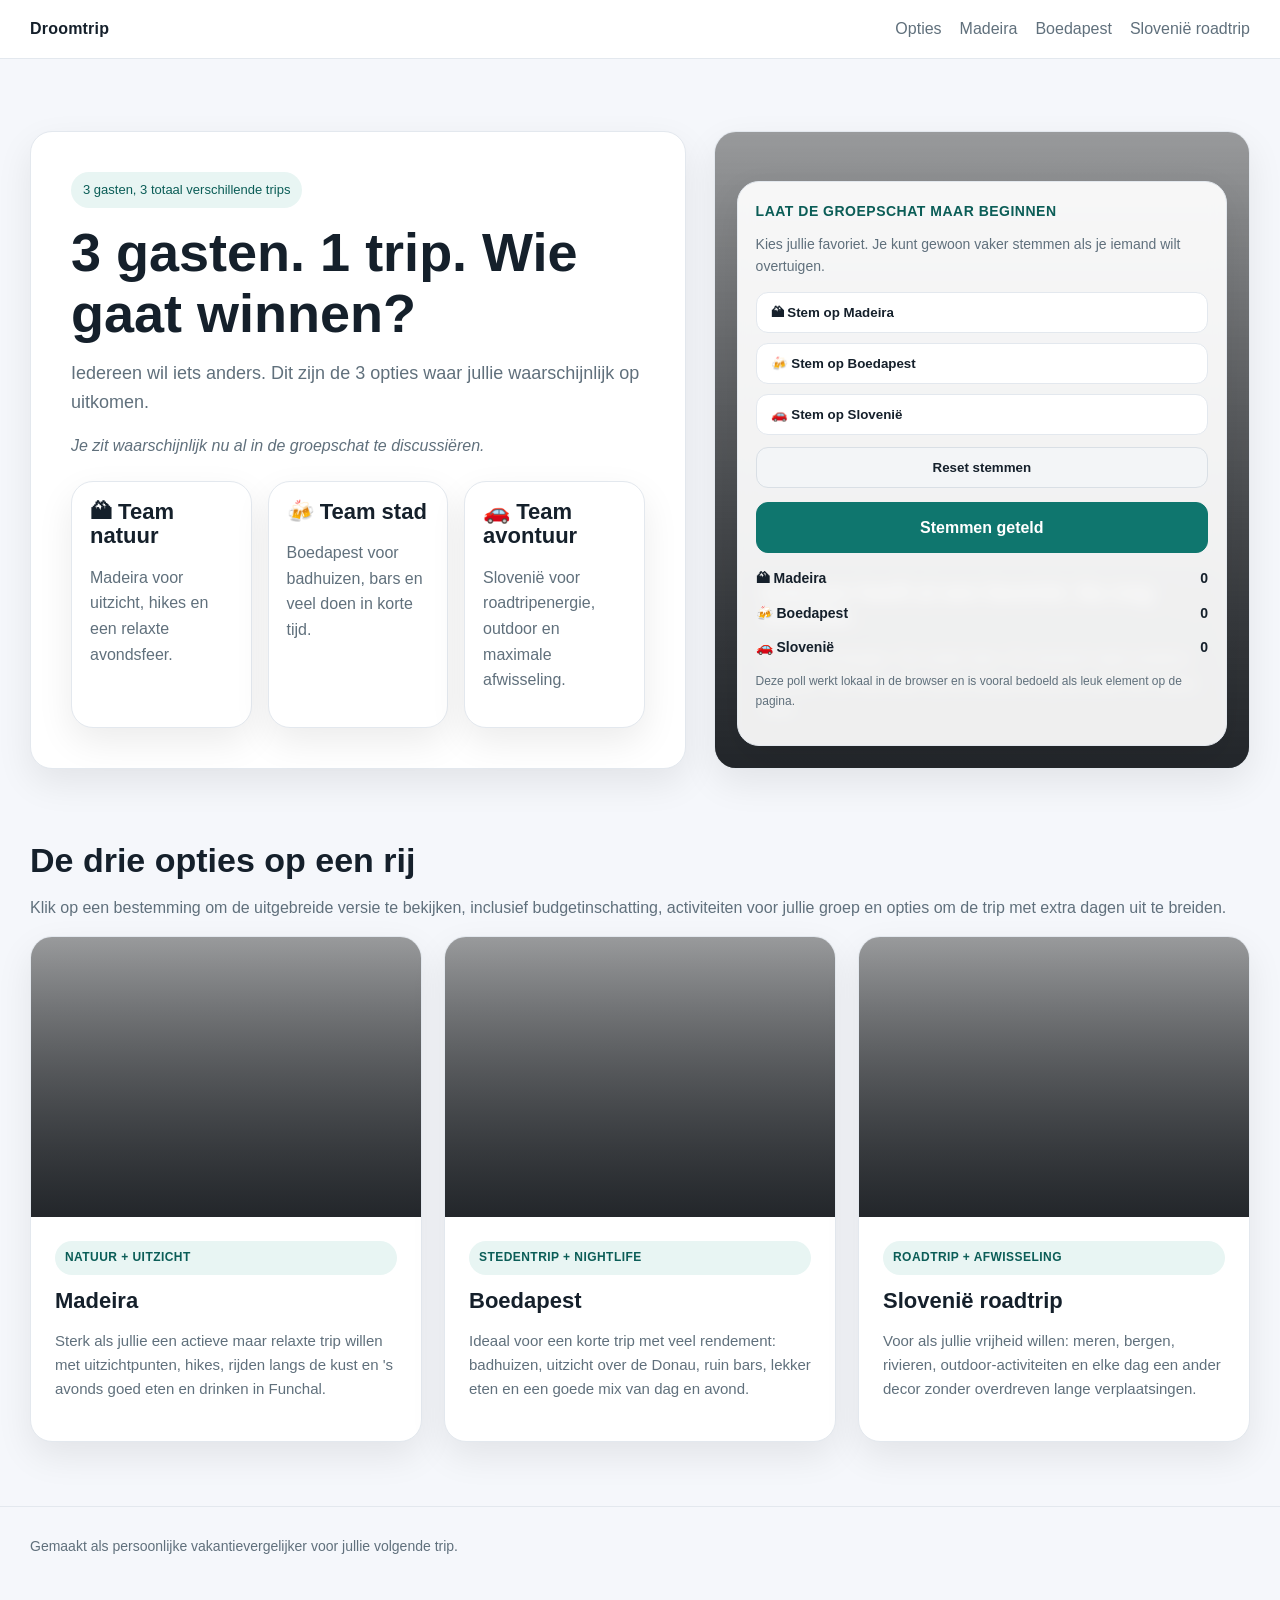
<file: index.html>
<!DOCTYPE html>
<html lang="nl">
<head>
  <meta charset="UTF-8" />
  <meta name="viewport" content="width=device-width, initial-scale=1.0" />
  <title>Droomtrip | 3 vakantieopties voor jullie trip</title>
  <meta name="description" content="Vergelijk drie vakantieopties: Madeira, Boedapest en een roadtrip in Slovenië." />
  <link rel="stylesheet" href="styles.css" />
</head>
<body>
  <header class="site-header">
    <div class="container nav">
      <a class="brand" href="index.html">Droomtrip</a>
      <nav class="nav-links">
        <a href="#opties">Opties</a>
        <a href="madeira.html">Madeira</a>
        <a href="boedapest.html">Boedapest</a>
        <a href="slovenie-roadtrip.html">Slovenië roadtrip</a>
      </nav>
    </div>
  </header>

  <main>
    <section class="hero">
      <div class="container hero-grid">
        <div class="hero-card">
          <span class="eyebrow">3 gasten, 3 totaal verschillende trips</span>
          <h1>3 gasten. 1 trip. Wie gaat winnen?</h1>
          <p class="hero-intro">
            Iedereen wil iets anders. Dit zijn de 3 opties waar jullie waarschijnlijk op uitkomen.
          </p>
          <p class="chat-line">
            Je zit waarschijnlijk nu al in de groepschat te discussiëren.
          </p>

          <div class="mini-grid">
            <div class="mini-card">
              <h3>🏔 Team natuur</h3>
              <p>Madeira voor uitzicht, hikes en een relaxte avondsfeer.</p>
            </div>
            <div class="mini-card">
              <h3>🍻 Team stad</h3>
              <p>Boedapest voor badhuizen, bars en veel doen in korte tijd.</p>
            </div>
            <div class="mini-card">
              <h3>🚗 Team avontuur</h3>
              <p>Slovenië voor roadtripenergie, outdoor en maximale afwisseling.</p>
            </div>
          </div>
        </div>

        <div class="info-card">
          <div class="image-cover" style="background-image:url('https://images.unsplash.com/photo-1500375592092-40eb2168fd21?auto=format&fit=crop&w=1600&q=80');">
            <div class="image-caption">
              <h3>Iedereen heeft al een favoriet. Nu nog dezelfde.</h3>
              <p>De een wil bergen. De ander bars. En iemand roept sowieso roadtrip. Klik hieronder op de bestemming die jullie het meest trekt.</p>
            </div>
          </div>
          
          
<div class="poll-card interactive-poll">
            <div class="poll-title">Laat de groepschat maar beginnen</div>
            <p class="poll-copy">Kies jullie favoriet. Je kunt gewoon vaker stemmen als je iemand wilt overtuigen.</p>

            <button class="vote-button" type="button" data-destination="madeira">🏔 Stem op Madeira</button>
            <button class="vote-button" type="button" data-destination="boedapest">🍻 Stem op Boedapest</button>
            <button class="vote-button" type="button" data-destination="slovenie">🚗 Stem op Slovenië</button>
            <button class="reset-button" type="button" id="reset-poll">Reset stemmen</button>
            <a class="result-button" href="winnaar.html">Stemmen geteld</a>

            <div class="poll-option">
              <div class="poll-row">
                <span>🏔 Madeira</span>
                <span id="count-madeira">0</span>
              </div>
            </div>

            <div class="poll-option">
              <div class="poll-row">
                <span>🍻 Boedapest</span>
                <span id="count-boedapest">0</span>
              </div>
            </div>

            <div class="poll-option">
              <div class="poll-row">
                <span>🚗 Slovenië</span>
                <span id="count-slovenie">0</span>
              </div>
            </div>

            <p class="poll-note">Deze poll werkt lokaal in de browser en is vooral bedoeld als leuk element op de pagina.</p>
          </div>
        </div>
      </div>
    </section>


    <section class="section" id="opties">
      <div class="container">
        <h2>De drie opties op een rij</h2>
        <p>
          Klik op een bestemming om de uitgebreide versie te bekijken, inclusief budgetinschatting,
          activiteiten voor jullie groep en opties om de trip met extra dagen uit te breiden.
        </p>

        
        <div class="trip-grid">
          <a href="madeira.html" class="card-link">
            <article class="trip-card">
              <div class="trip-image" style="background-image:url('https://images.unsplash.com/photo-1516483638261-f4dbaf036963?auto=format&fit=crop&w=1400&q=80');"></div>
              <div class="trip-body">
                <span class="trip-tag">Natuur + uitzicht</span>
                <h3>Madeira</h3>
                <p class="trip-meta">
                  Sterk als jullie een actieve maar relaxte trip willen met uitzichtpunten, hikes,
                  rijden langs de kust en 's avonds goed eten en drinken in Funchal.
                </p>
              </div>
            </article>
          </a>

          <a href="boedapest.html" class="card-link">
            <article class="trip-card">
              <div class="trip-image" style="background-image:url('https://images.unsplash.com/photo-1549877452-9c387954fbc2?auto=format&fit=crop&w=1400&q=80');"></div>
              <div class="trip-body">
                <span class="trip-tag">Stedentrip + nightlife</span>
                <h3>Boedapest</h3>
                <p class="trip-meta">
                  Ideaal voor een korte trip met veel rendement: badhuizen, uitzicht over de Donau,
                  ruin bars, lekker eten en een goede mix van dag en avond.
                </p>
              </div>
            </article>
          </a>

          <a href="slovenie-roadtrip.html" class="card-link">
            <article class="trip-card">
              <div class="trip-image" style="background-image:url('https://images.unsplash.com/photo-1500530855697-b586d89ba3ee?auto=format&fit=crop&w=1400&q=80');"></div>
              <div class="trip-body">
                <span class="trip-tag">Roadtrip + afwisseling</span>
                <h3>Slovenië roadtrip</h3>
                <p class="trip-meta">
                  Voor als jullie vrijheid willen: meren, bergen, rivieren, outdoor-activiteiten en
                  elke dag een ander decor zonder overdreven lange verplaatsingen.
                </p>
              </div>
            </article>
          </a>
        </div>

      </div>
    </section>
  </main>

  <footer class="footer">
    <div class="container">
      Gemaakt als persoonlijke vakantievergelijker voor jullie volgende trip.
    </div>
  </footer>

  
  <script>
    (function () {
      const storageKey = "droomtrip-votes";

      function getVotes() {
        try {
          const saved = JSON.parse(localStorage.getItem(storageKey));
          if (
            saved &&
            typeof saved.madeira === "number" &&
            typeof saved.boedapest === "number" &&
            typeof saved.slovenie === "number"
          ) {
            return saved;
          }
        } catch (e) {}
        return {
          madeira: 0,
          boedapest: 0,
          slovenie: 0
        };
      }

      function saveVotes(votes) {
        localStorage.setItem(storageKey, JSON.stringify(votes));
      }

      function renderVotes(votes) {
        document.getElementById("count-madeira").textContent = votes.madeira;
        document.getElementById("count-boedapest").textContent = votes.boedapest;
        document.getElementById("count-slovenie").textContent = votes.slovenie;
      }

      function resetVotes() {
        const votes = {
          madeira: 0,
          boedapest: 0,
          slovenie: 0
        };
        saveVotes(votes);
        renderVotes(votes);
      }

      const votes = getVotes();
      renderVotes(votes);

      document.querySelectorAll(".vote-button").forEach((button) => {
        button.addEventListener("click", function () {
          const destination = this.getAttribute("data-destination");
          const currentVotes = getVotes();
          currentVotes[destination] += 1;
          saveVotes(currentVotes);
          renderVotes(currentVotes);
        });
      });

      const resetButton = document.getElementById("reset-poll");
      if (resetButton) {
        resetButton.addEventListener("click", function () {
          resetVotes();
        });
      }
    })();
  </script>
</body>
</html>
</file>
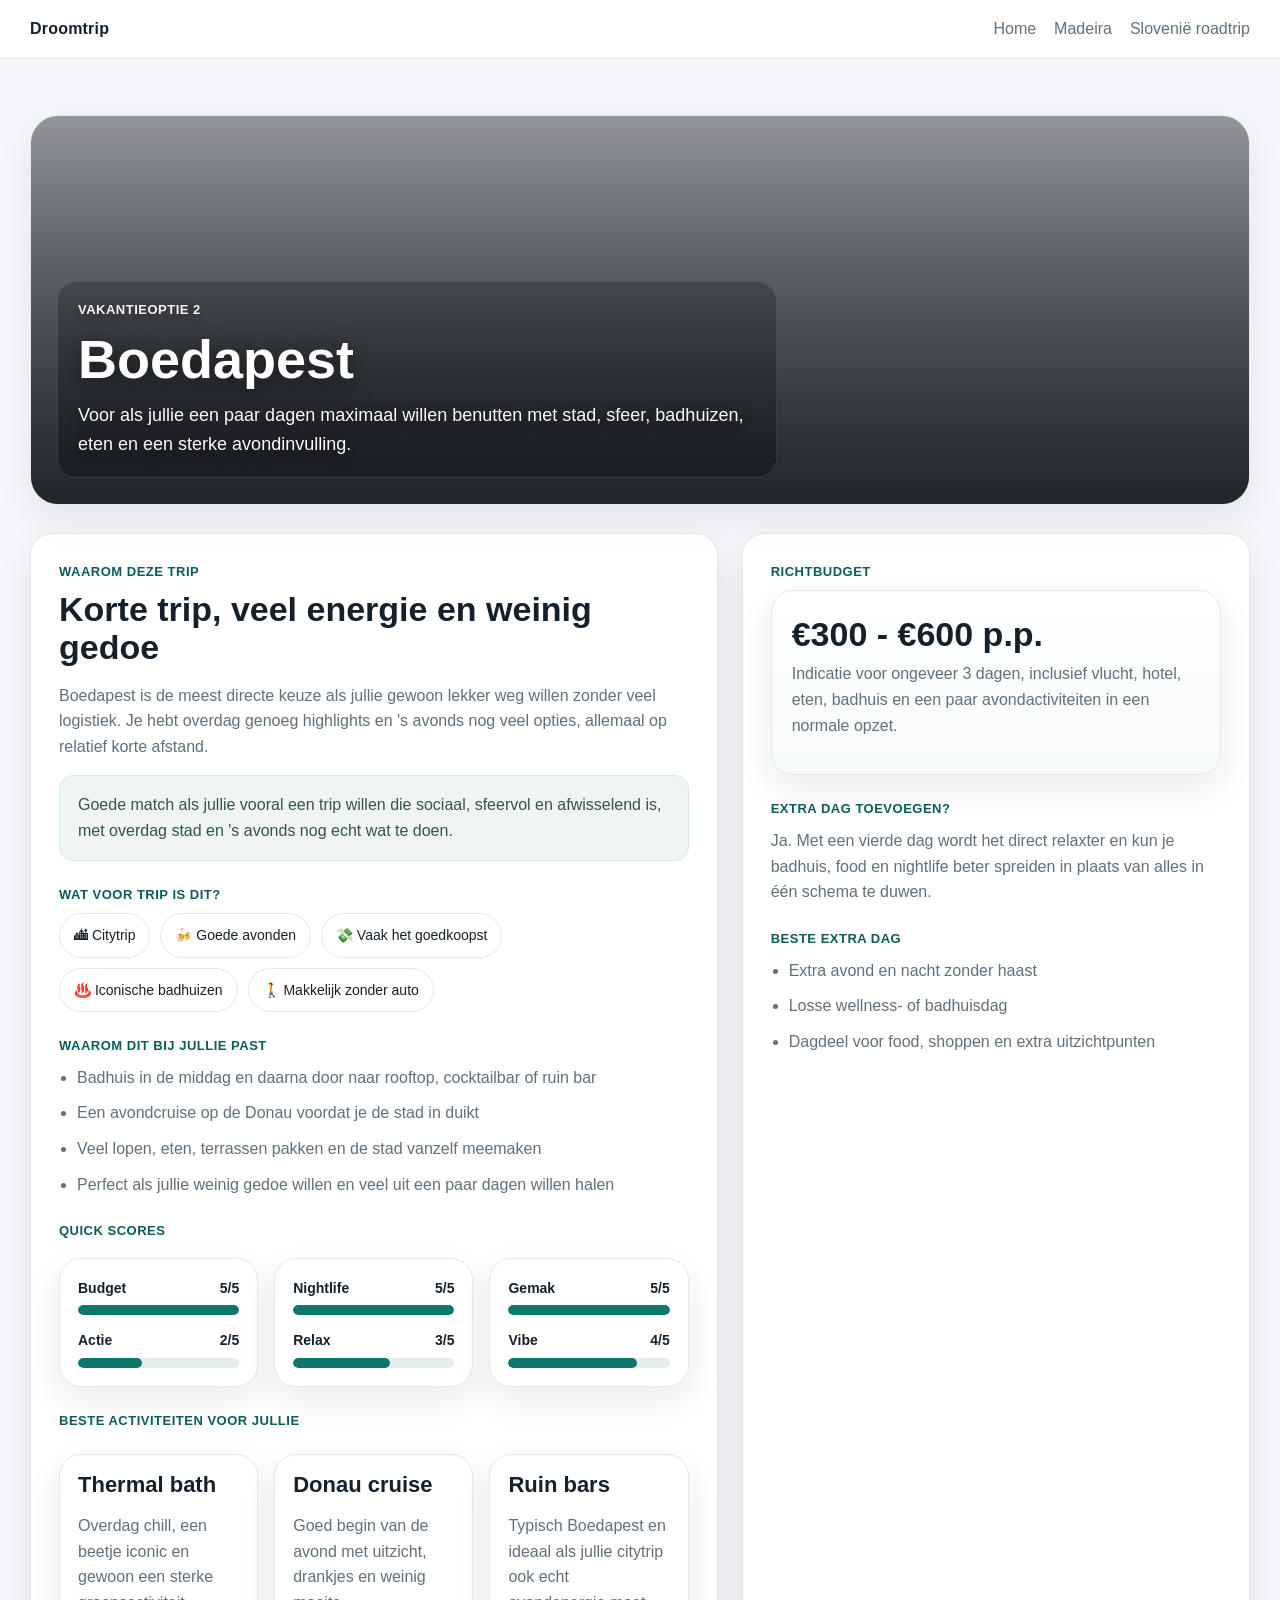
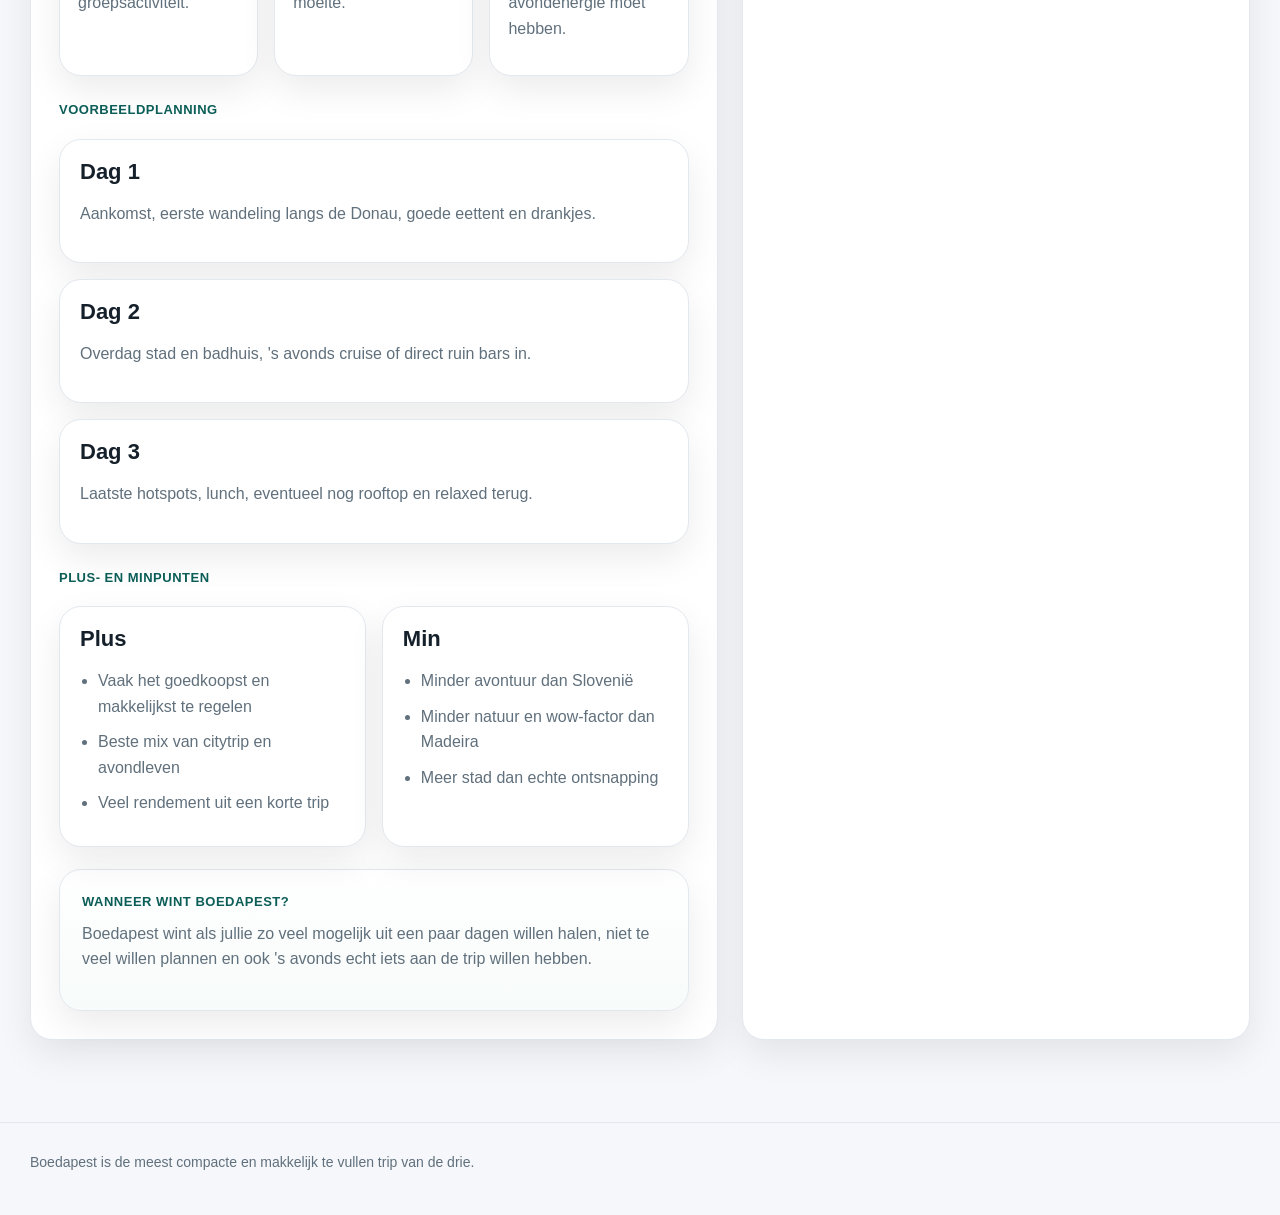
<file: boedapest.html>
<!DOCTYPE html>
<html lang="nl">
<head>
  <meta charset="UTF-8" />
  <meta name="viewport" content="width=device-width, initial-scale=1.0" />
  <title>Boedapest | Droomtrip</title>
  <link rel="stylesheet" href="styles.css" />
</head>
<body>
  <header class="site-header">
    <div class="container nav">
      <a class="brand" href="index.html">Droomtrip</a>
      <nav class="nav-links">
        <a href="index.html">Home</a>
        <a href="madeira.html">Madeira</a>
        <a href="slovenie-roadtrip.html">Slovenië roadtrip</a>
      </nav>
    </div>
  </header>

  <main>
    <section class="page-hero">
      <div class="container">
        <div class="page-banner" style="background-image:url('https://images.unsplash.com/photo-1549877452-9c387954fbc2?auto=format&fit=crop&w=1600&q=80');">
          <div class="page-banner-content">
            <div class="small-title">Vakantieoptie 2</div>
            <h1>Boedapest</h1>
            <p>Voor als jullie een paar dagen maximaal willen benutten met stad, sfeer, badhuizen, eten en een sterke avondinvulling.</p>
          </div>
        </div>

        <div class="detail-layout">
          <section class="detail-card">
            <div class="small-title">Waarom deze trip</div>
            <h2>Korte trip, veel energie en weinig gedoe</h2>
            <p>
              Boedapest is de meest directe keuze als jullie gewoon lekker weg willen zonder veel logistiek.
              Je hebt overdag genoeg highlights en 's avonds nog veel opties, allemaal op relatief korte afstand.
            </p>

            <div class="note">
              Goede match als jullie vooral een trip willen die sociaal, sfeervol en afwisselend is, met overdag stad en 's avonds nog echt wat te doen.
            </div>

            <div class="small-title" style="margin-top:24px;">Wat voor trip is dit?</div>
            <div class="fact-row">
              <div class="fact-chip">🏙 Citytrip</div>
              <div class="fact-chip">🍻 Goede avonden</div>
              <div class="fact-chip">💸 Vaak het goedkoopst</div>
              <div class="fact-chip">♨️ Iconische badhuizen</div>
              <div class="fact-chip">🚶 Makkelijk zonder auto</div>
            </div>

            <div class="small-title" style="margin-top:24px;">Waarom dit bij jullie past</div>
            <ul class="list">
              <li>Badhuis in de middag en daarna door naar rooftop, cocktailbar of ruin bar</li>
              <li>Een avondcruise op de Donau voordat je de stad in duikt</li>
              <li>Veel lopen, eten, terrassen pakken en de stad vanzelf meemaken</li>
              <li>Perfect als jullie weinig gedoe willen en veel uit een paar dagen willen halen</li>
            </ul>

            <div class="small-title" style="margin-top:24px;">Quick scores</div>
            <div class="score-grid">
              <div class="score-card">
                <div class="score-item">
                  <div class="score-label"><span>Budget</span><span>5/5</span></div>
                  <div class="score-track"><div class="score-fill" style="width:100%;"></div></div>
                </div>
                <div class="score-item">
                  <div class="score-label"><span>Actie</span><span>2/5</span></div>
                  <div class="score-track"><div class="score-fill" style="width:40%;"></div></div>
                </div>
              </div>
              <div class="score-card">
                <div class="score-item">
                  <div class="score-label"><span>Nightlife</span><span>5/5</span></div>
                  <div class="score-track"><div class="score-fill" style="width:100%;"></div></div>
                </div>
                <div class="score-item">
                  <div class="score-label"><span>Relax</span><span>3/5</span></div>
                  <div class="score-track"><div class="score-fill" style="width:60%;"></div></div>
                </div>
              </div>
              <div class="score-card">
                <div class="score-item">
                  <div class="score-label"><span>Gemak</span><span>5/5</span></div>
                  <div class="score-track"><div class="score-fill" style="width:100%;"></div></div>
                </div>
                <div class="score-item">
                  <div class="score-label"><span>Vibe</span><span>4/5</span></div>
                  <div class="score-track"><div class="score-fill" style="width:80%;"></div></div>
                </div>
              </div>
            </div>

            <div class="small-title" style="margin-top:24px;">Beste activiteiten voor jullie</div>
            <div class="mini-grid">
              <div class="mini-card">
                <h3>Thermal bath</h3>
                <p>Overdag chill, een beetje iconic en gewoon een sterke groepsactiviteit.</p>
              </div>
              <div class="mini-card">
                <h3>Donau cruise</h3>
                <p>Goed begin van de avond met uitzicht, drankjes en weinig moeite.</p>
              </div>
              <div class="mini-card">
                <h3>Ruin bars</h3>
                <p>Typisch Boedapest en ideaal als jullie citytrip ook echt avondenergie moet hebben.</p>
              </div>
            </div>

            <div class="small-title" style="margin-top:24px;">Voorbeeldplanning</div>
            <div class="day-grid">
              <article class="day-card">
                <h3>Dag 1</h3>
                <p>Aankomst, eerste wandeling langs de Donau, goede eettent en drankjes.</p>
              </article>
              <article class="day-card">
                <h3>Dag 2</h3>
                <p>Overdag stad en badhuis, 's avonds cruise of direct ruin bars in.</p>
              </article>
              <article class="day-card">
                <h3>Dag 3</h3>
                <p>Laatste hotspots, lunch, eventueel nog rooftop en relaxed terug.</p>
              </article>
            </div>

            <div class="small-title" style="margin-top:24px;">Plus- en minpunten</div>
            <div class="procon-grid">
              <div class="procon-card">
                <h3>Plus</h3>
                <ul class="list">
                  <li>Vaak het goedkoopst en makkelijkst te regelen</li>
                  <li>Beste mix van citytrip en avondleven</li>
                  <li>Veel rendement uit een korte trip</li>
                </ul>
              </div>
              <div class="procon-card">
                <h3>Min</h3>
                <ul class="list">
                  <li>Minder avontuur dan Slovenië</li>
                  <li>Minder natuur en wow-factor dan Madeira</li>
                  <li>Meer stad dan echte ontsnapping</li>
                </ul>
              </div>
            </div>

            <div class="winner-card">
              <div class="small-title">Wanneer wint Boedapest?</div>
              <p>Boedapest wint als jullie zo veel mogelijk uit een paar dagen willen halen, niet te veel willen plannen en ook 's avonds echt iets aan de trip willen hebben.</p>
            </div>
          </section>

          <aside class="detail-card">
            <div class="small-title">Richtbudget</div>
            <div class="budget-box">
              <div class="budget-price">€300 - €600 p.p.</div>
              <p>Indicatie voor ongeveer 3 dagen, inclusief vlucht, hotel, eten, badhuis en een paar avondactiviteiten in een normale opzet.</p>
            </div>

            <div class="small-title" style="margin-top:24px;">Extra dag toevoegen?</div>
            <p>
              Ja. Met een vierde dag wordt het direct relaxter en kun je badhuis, food en nightlife beter spreiden in plaats van alles in één schema te duwen.
            </p>

            <div class="small-title" style="margin-top:24px;">Beste extra dag</div>
            <ul class="list">
              <li>Extra avond en nacht zonder haast</li>
              <li>Losse wellness- of badhuisdag</li>
              <li>Dagdeel voor food, shoppen en extra uitzichtpunten</li>
            </ul>
          </aside>
        </div>
      </div>
    </section>
  </main>

  <footer class="footer">
    <div class="container">Boedapest is de meest compacte en makkelijk te vullen trip van de drie.</div>
  </footer>
</body>
</html>
</file>
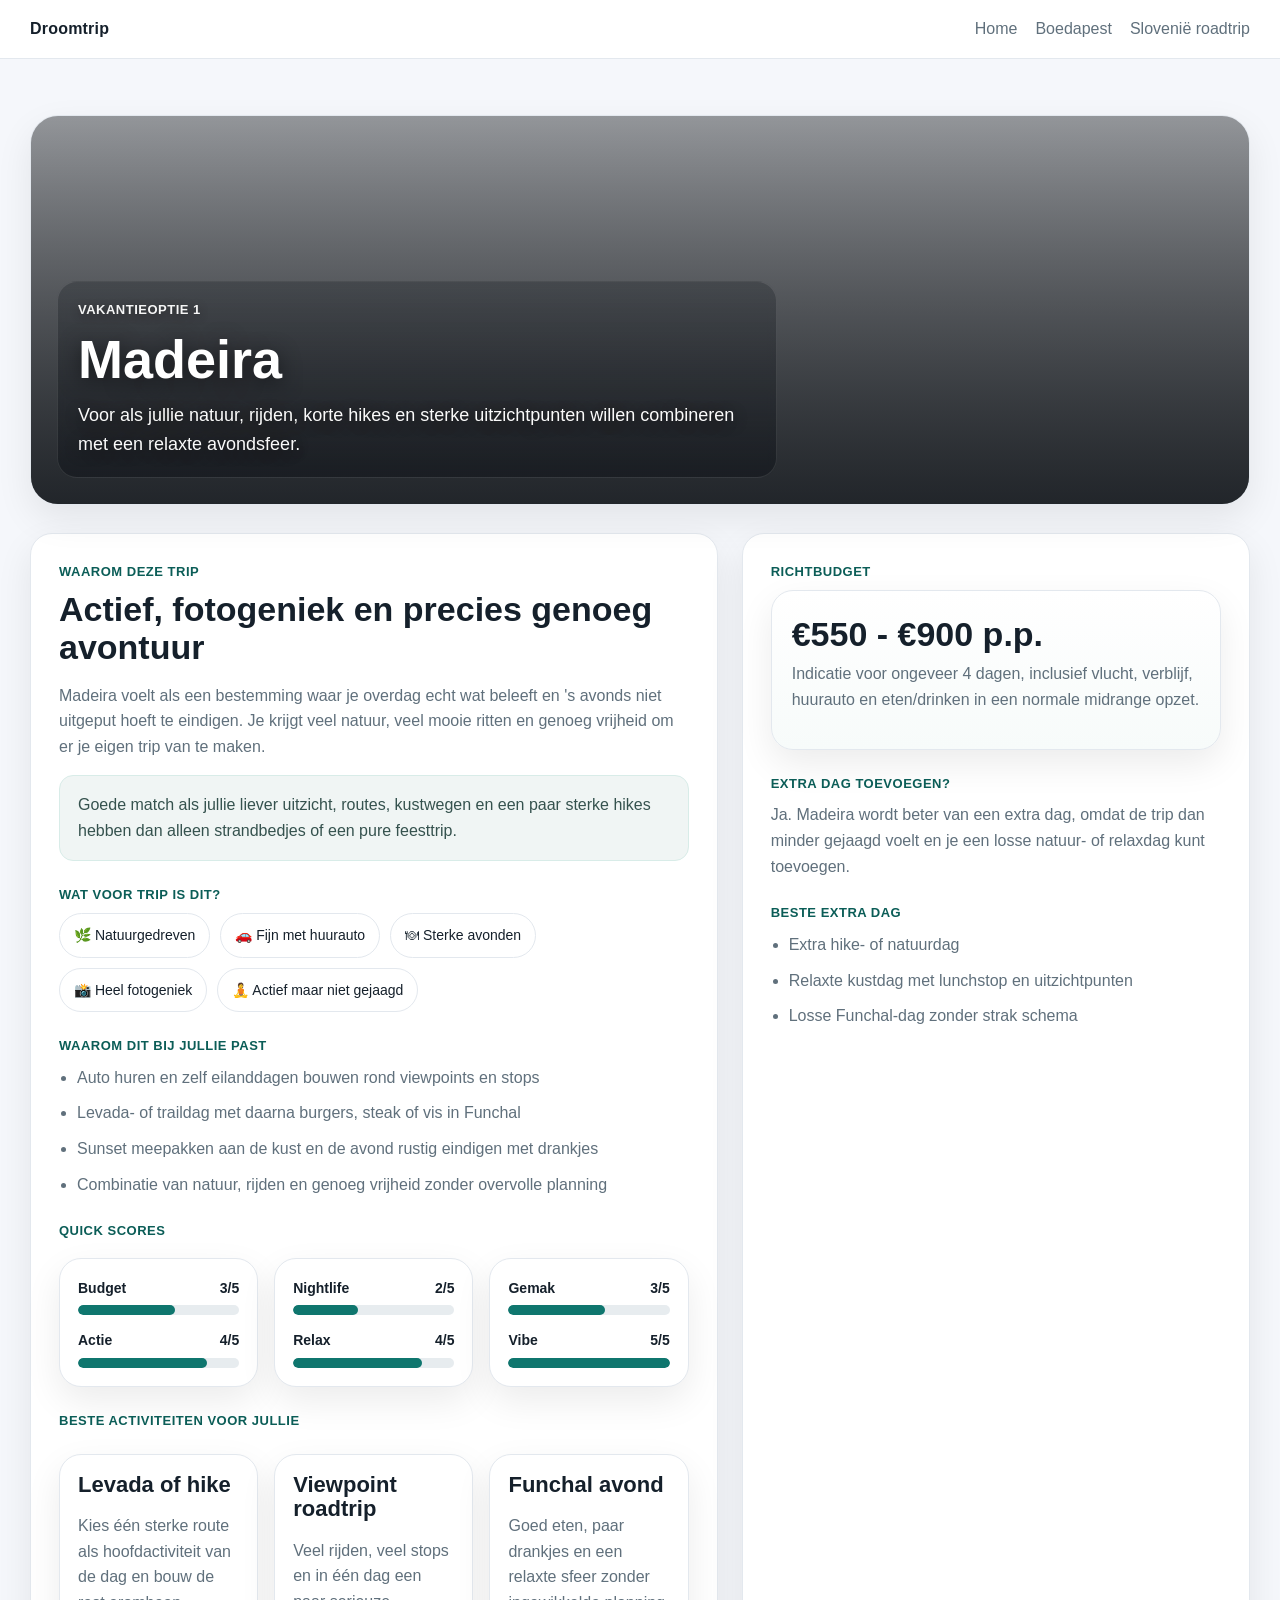
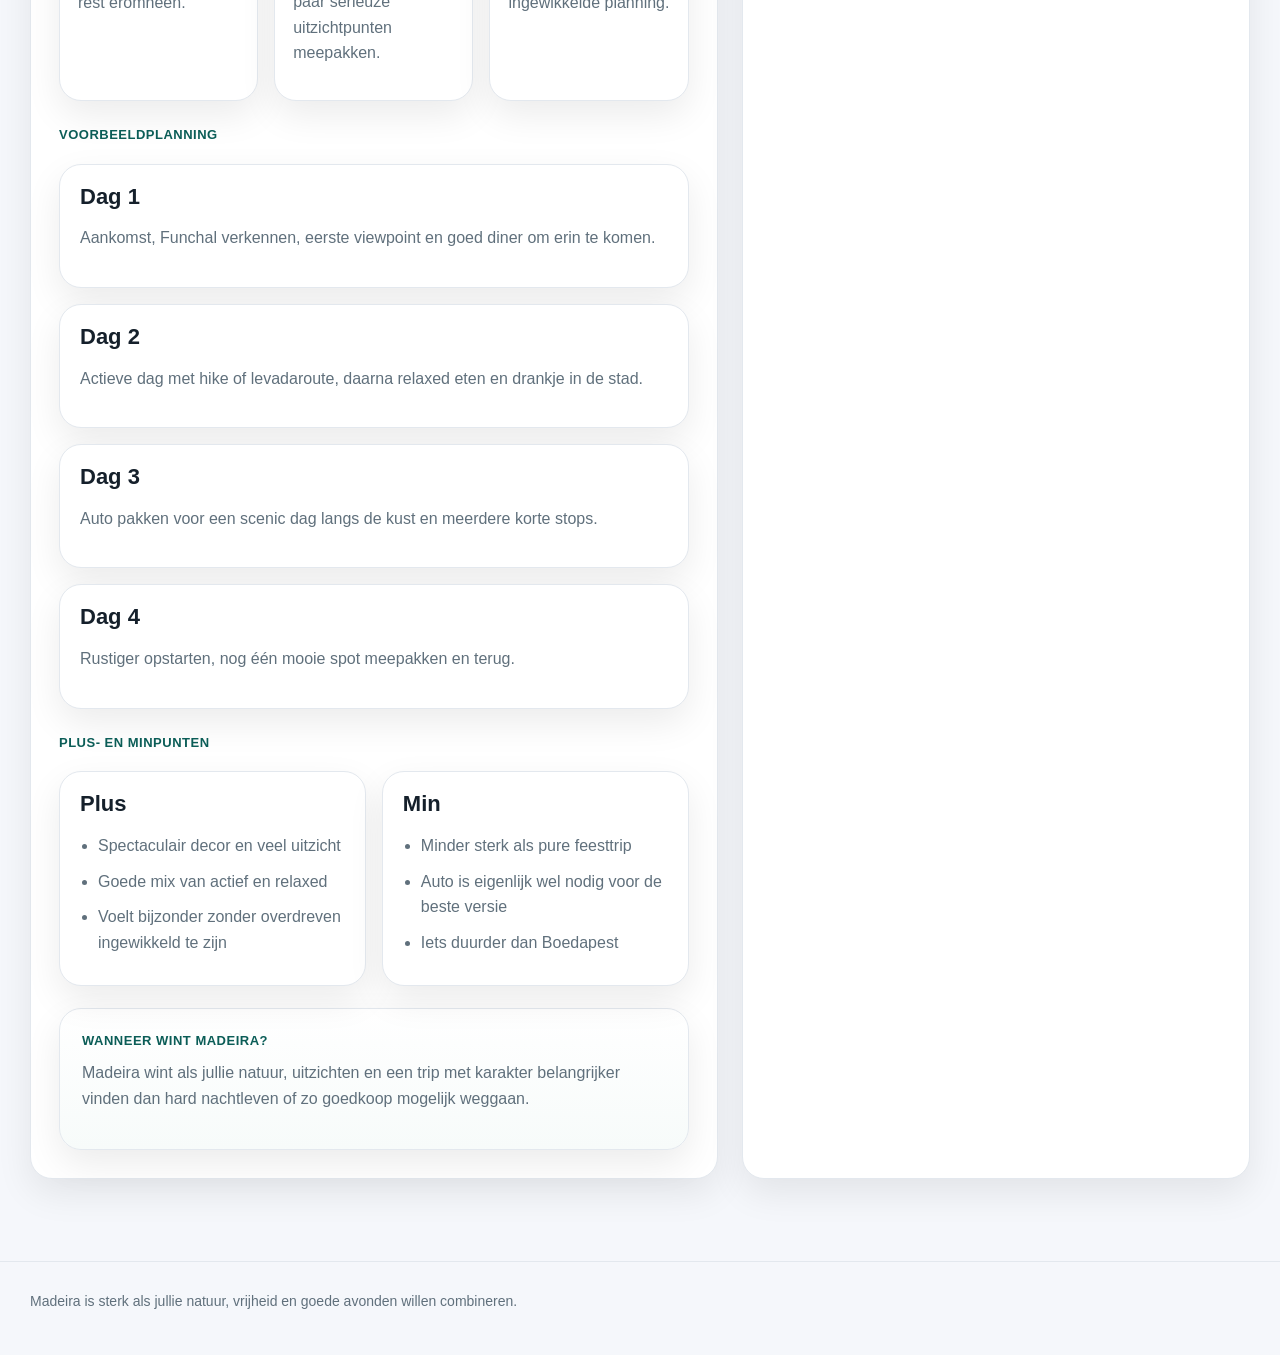
<file: madeira.html>
<!DOCTYPE html>
<html lang="nl">
<head>
  <meta charset="UTF-8" />
  <meta name="viewport" content="width=device-width, initial-scale=1.0" />
  <title>Madeira | Droomtrip</title>
  <link rel="stylesheet" href="styles.css" />
</head>
<body>
  <header class="site-header">
    <div class="container nav">
      <a class="brand" href="index.html">Droomtrip</a>
      <nav class="nav-links">
        <a href="index.html">Home</a>
        <a href="boedapest.html">Boedapest</a>
        <a href="slovenie-roadtrip.html">Slovenië roadtrip</a>
      </nav>
    </div>
  </header>

  <main>
    <section class="page-hero">
      <div class="container">
        <div class="page-banner" style="background-image:url('https://images.unsplash.com/photo-1516483638261-f4dbaf036963?auto=format&fit=crop&w=1600&q=80');">
          <div class="page-banner-content">
            <div class="small-title">Vakantieoptie 1</div>
            <h1>Madeira</h1>
            <p>Voor als jullie natuur, rijden, korte hikes en sterke uitzichtpunten willen combineren met een relaxte avondsfeer.</p>
          </div>
        </div>

        <div class="detail-layout">
          <section class="detail-card">
            <div class="small-title">Waarom deze trip</div>
            <h2>Actief, fotogeniek en precies genoeg avontuur</h2>
            <p>
              Madeira voelt als een bestemming waar je overdag echt wat beleeft en 's avonds niet uitgeput hoeft te eindigen.
              Je krijgt veel natuur, veel mooie ritten en genoeg vrijheid om er je eigen trip van te maken.
            </p>

            <div class="note">
              Goede match als jullie liever uitzicht, routes, kustwegen en een paar sterke hikes hebben dan alleen strandbedjes of een pure feesttrip.
            </div>

            <div class="small-title" style="margin-top:24px;">Wat voor trip is dit?</div>
            <div class="fact-row">
              <div class="fact-chip">🌿 Natuurgedreven</div>
              <div class="fact-chip">🚗 Fijn met huurauto</div>
              <div class="fact-chip">🍽 Sterke avonden</div>
              <div class="fact-chip">📸 Heel fotogeniek</div>
              <div class="fact-chip">🧘 Actief maar niet gejaagd</div>
            </div>

            <div class="small-title" style="margin-top:24px;">Waarom dit bij jullie past</div>
            <ul class="list">
              <li>Auto huren en zelf eilanddagen bouwen rond viewpoints en stops</li>
              <li>Levada- of traildag met daarna burgers, steak of vis in Funchal</li>
              <li>Sunset meepakken aan de kust en de avond rustig eindigen met drankjes</li>
              <li>Combinatie van natuur, rijden en genoeg vrijheid zonder overvolle planning</li>
            </ul>

            <div class="small-title" style="margin-top:24px;">Quick scores</div>
            <div class="score-grid">
              <div class="score-card">
                <div class="score-item">
                  <div class="score-label"><span>Budget</span><span>3/5</span></div>
                  <div class="score-track"><div class="score-fill" style="width:60%;"></div></div>
                </div>
                <div class="score-item">
                  <div class="score-label"><span>Actie</span><span>4/5</span></div>
                  <div class="score-track"><div class="score-fill" style="width:80%;"></div></div>
                </div>
              </div>
              <div class="score-card">
                <div class="score-item">
                  <div class="score-label"><span>Nightlife</span><span>2/5</span></div>
                  <div class="score-track"><div class="score-fill" style="width:40%;"></div></div>
                </div>
                <div class="score-item">
                  <div class="score-label"><span>Relax</span><span>4/5</span></div>
                  <div class="score-track"><div class="score-fill" style="width:80%;"></div></div>
                </div>
              </div>
              <div class="score-card">
                <div class="score-item">
                  <div class="score-label"><span>Gemak</span><span>3/5</span></div>
                  <div class="score-track"><div class="score-fill" style="width:60%;"></div></div>
                </div>
                <div class="score-item">
                  <div class="score-label"><span>Vibe</span><span>5/5</span></div>
                  <div class="score-track"><div class="score-fill" style="width:100%;"></div></div>
                </div>
              </div>
            </div>

            <div class="small-title" style="margin-top:24px;">Beste activiteiten voor jullie</div>
            <div class="mini-grid">
              <div class="mini-card">
                <h3>Levada of hike</h3>
                <p>Kies één sterke route als hoofdactiviteit van de dag en bouw de rest eromheen.</p>
              </div>
              <div class="mini-card">
                <h3>Viewpoint roadtrip</h3>
                <p>Veel rijden, veel stops en in één dag een paar serieuze uitzichtpunten meepakken.</p>
              </div>
              <div class="mini-card">
                <h3>Funchal avond</h3>
                <p>Goed eten, paar drankjes en een relaxte sfeer zonder ingewikkelde planning.</p>
              </div>
            </div>

            <div class="small-title" style="margin-top:24px;">Voorbeeldplanning</div>
            <div class="day-grid">
              <article class="day-card">
                <h3>Dag 1</h3>
                <p>Aankomst, Funchal verkennen, eerste viewpoint en goed diner om erin te komen.</p>
              </article>
              <article class="day-card">
                <h3>Dag 2</h3>
                <p>Actieve dag met hike of levadaroute, daarna relaxed eten en drankje in de stad.</p>
              </article>
              <article class="day-card">
                <h3>Dag 3</h3>
                <p>Auto pakken voor een scenic dag langs de kust en meerdere korte stops.</p>
              </article>
              <article class="day-card">
                <h3>Dag 4</h3>
                <p>Rustiger opstarten, nog één mooie spot meepakken en terug.</p>
              </article>
            </div>

            <div class="small-title" style="margin-top:24px;">Plus- en minpunten</div>
            <div class="procon-grid">
              <div class="procon-card">
                <h3>Plus</h3>
                <ul class="list">
                  <li>Spectaculair decor en veel uitzicht</li>
                  <li>Goede mix van actief en relaxed</li>
                  <li>Voelt bijzonder zonder overdreven ingewikkeld te zijn</li>
                </ul>
              </div>
              <div class="procon-card">
                <h3>Min</h3>
                <ul class="list">
                  <li>Minder sterk als pure feesttrip</li>
                  <li>Auto is eigenlijk wel nodig voor de beste versie</li>
                  <li>Iets duurder dan Boedapest</li>
                </ul>
              </div>
            </div>

            <div class="winner-card">
              <div class="small-title">Wanneer wint Madeira?</div>
              <p>Madeira wint als jullie natuur, uitzichten en een trip met karakter belangrijker vinden dan hard nachtleven of zo goedkoop mogelijk weggaan.</p>
            </div>
          </section>

          <aside class="detail-card">
            <div class="small-title">Richtbudget</div>
            <div class="budget-box">
              <div class="budget-price">€550 - €900 p.p.</div>
              <p>Indicatie voor ongeveer 4 dagen, inclusief vlucht, verblijf, huurauto en eten/drinken in een normale midrange opzet.</p>
            </div>

            <div class="small-title" style="margin-top:24px;">Extra dag toevoegen?</div>
            <p>
              Ja. Madeira wordt beter van een extra dag, omdat de trip dan minder gejaagd voelt en je een losse natuur- of relaxdag kunt toevoegen.
            </p>

            <div class="small-title" style="margin-top:24px;">Beste extra dag</div>
            <ul class="list">
              <li>Extra hike- of natuurdag</li>
              <li>Relaxte kustdag met lunchstop en uitzichtpunten</li>
              <li>Losse Funchal-dag zonder strak schema</li>
            </ul>
          </aside>
        </div>
      </div>
    </section>
  </main>

  <footer class="footer">
    <div class="container">Madeira is sterk als jullie natuur, vrijheid en goede avonden willen combineren.</div>
  </footer>
</body>
</html>
</file>
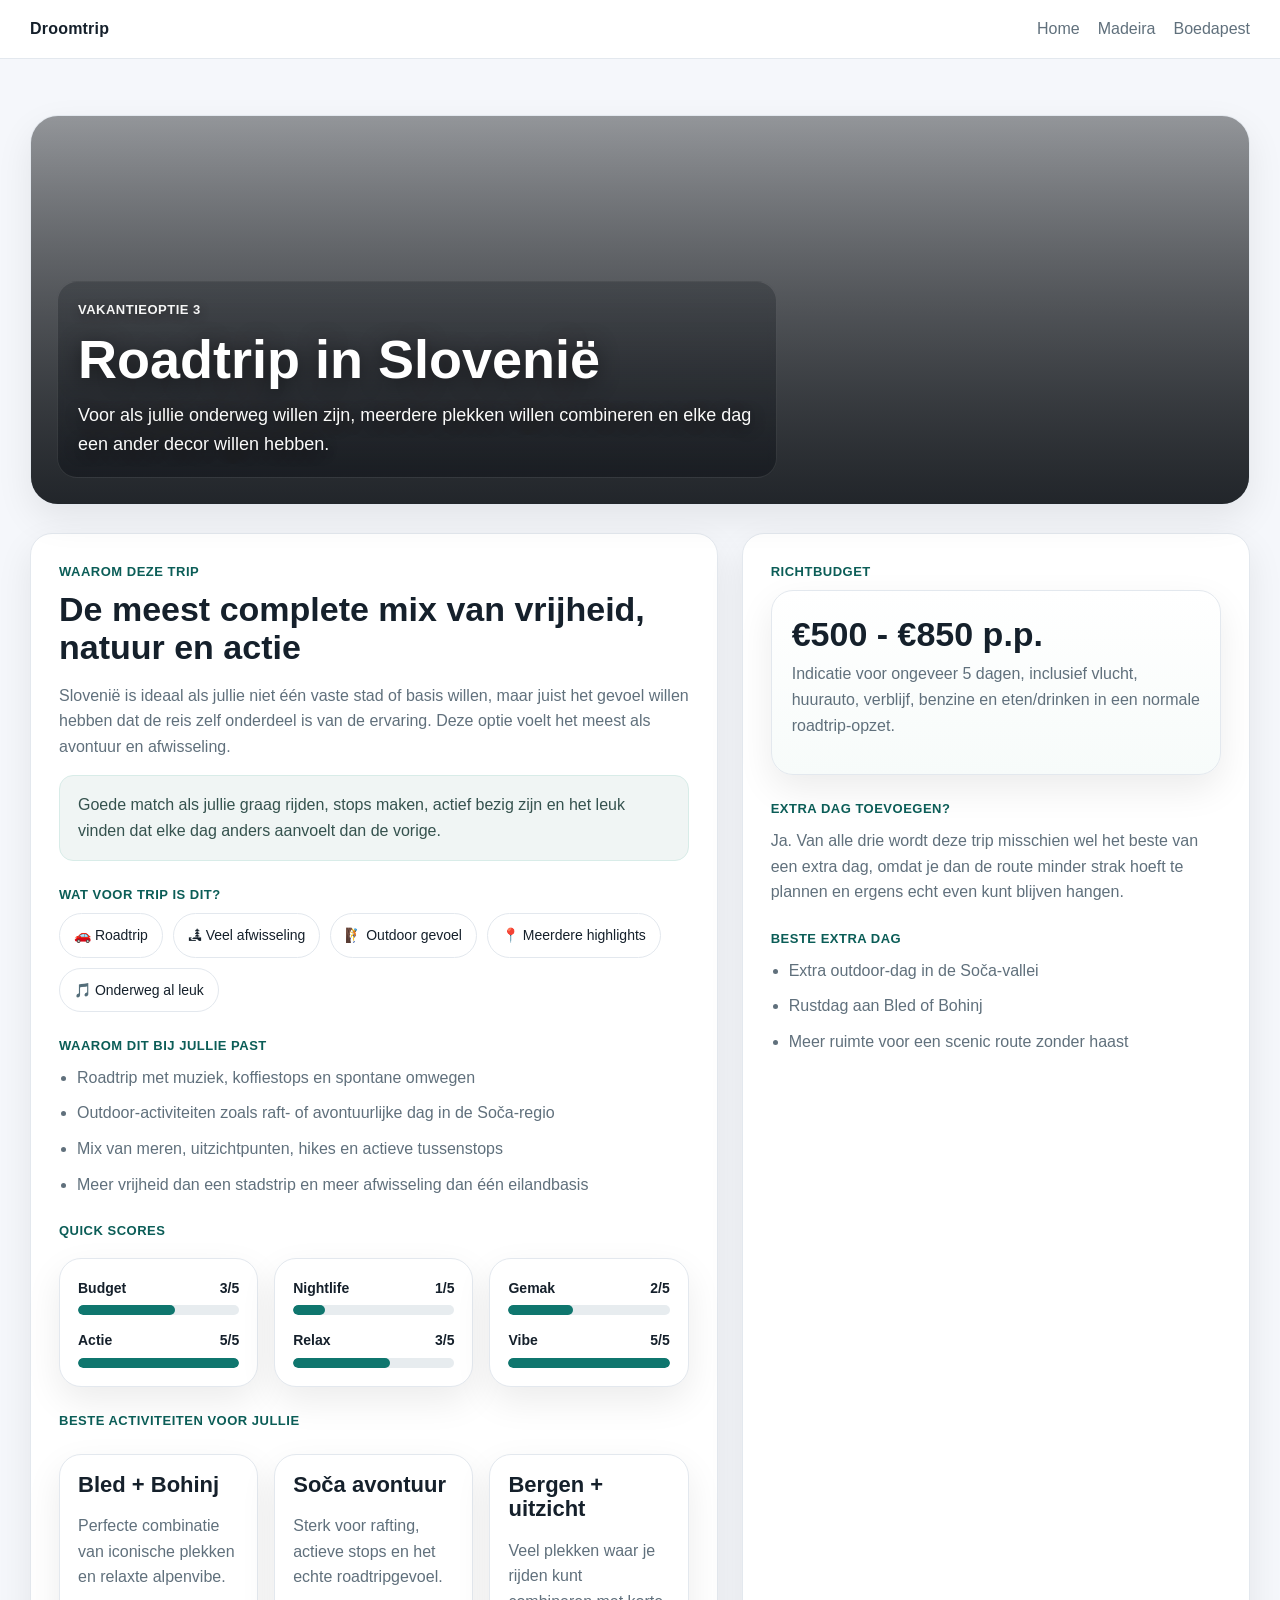
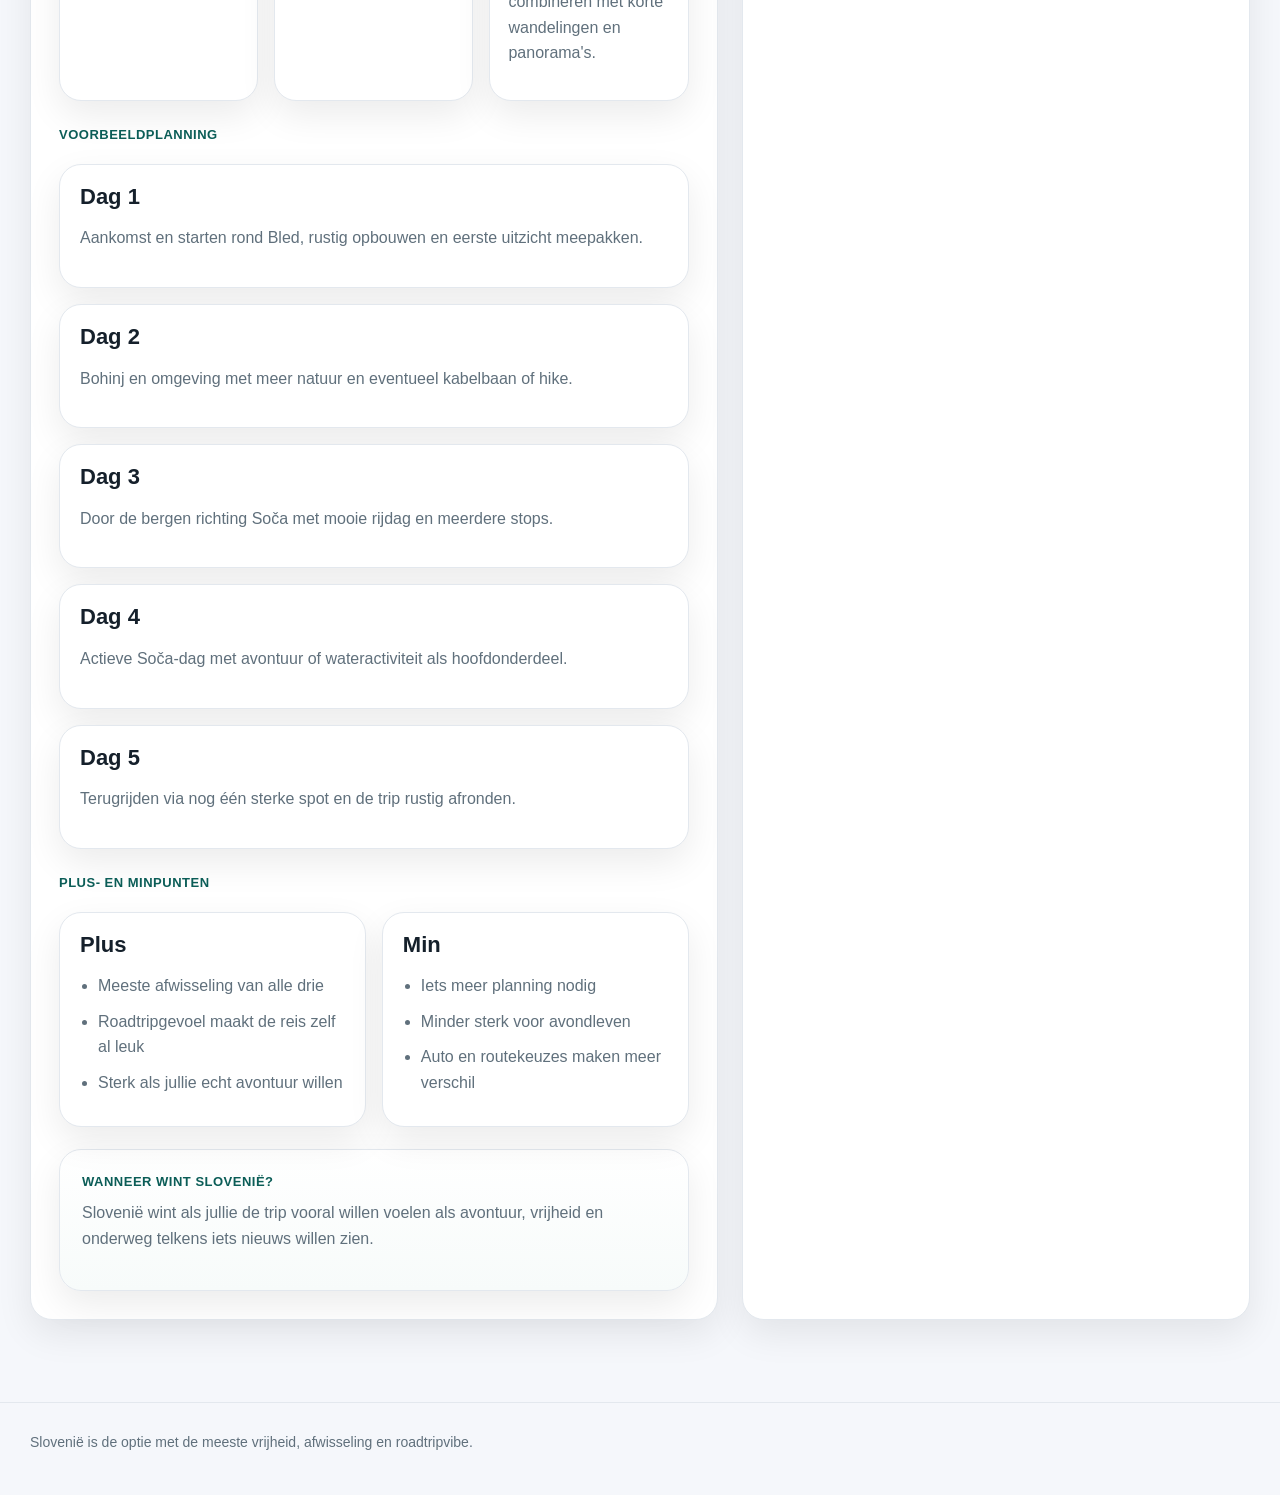
<file: slovenie-roadtrip.html>
<!DOCTYPE html>
<html lang="nl">
<head>
  <meta charset="UTF-8" />
  <meta name="viewport" content="width=device-width, initial-scale=1.0" />
  <title>Slovenië roadtrip | Droomtrip</title>
  <link rel="stylesheet" href="styles.css" />
</head>
<body>
  <header class="site-header">
    <div class="container nav">
      <a class="brand" href="index.html">Droomtrip</a>
      <nav class="nav-links">
        <a href="index.html">Home</a>
        <a href="madeira.html">Madeira</a>
        <a href="boedapest.html">Boedapest</a>
      </nav>
    </div>
  </header>

  <main>
    <section class="page-hero">
      <div class="container">
        <div class="page-banner" style="background-image:url('https://images.unsplash.com/photo-1500530855697-b586d89ba3ee?auto=format&fit=crop&w=1600&q=80');">
          <div class="page-banner-content">
            <div class="small-title">Vakantieoptie 3</div>
            <h1>Roadtrip in Slovenië</h1>
            <p>Voor als jullie onderweg willen zijn, meerdere plekken willen combineren en elke dag een ander decor willen hebben.</p>
          </div>
        </div>

        <div class="detail-layout">
          <section class="detail-card">
            <div class="small-title">Waarom deze trip</div>
            <h2>De meest complete mix van vrijheid, natuur en actie</h2>
            <p>
              Slovenië is ideaal als jullie niet één vaste stad of basis willen, maar juist het gevoel willen hebben dat de reis zelf onderdeel is van de ervaring.
              Deze optie voelt het meest als avontuur en afwisseling.
            </p>

            <div class="note">
              Goede match als jullie graag rijden, stops maken, actief bezig zijn en het leuk vinden dat elke dag anders aanvoelt dan de vorige.
            </div>

            <div class="small-title" style="margin-top:24px;">Wat voor trip is dit?</div>
            <div class="fact-row">
              <div class="fact-chip">🚗 Roadtrip</div>
              <div class="fact-chip">🏞 Veel afwisseling</div>
              <div class="fact-chip">🧗 Outdoor gevoel</div>
              <div class="fact-chip">📍 Meerdere highlights</div>
              <div class="fact-chip">🎵 Onderweg al leuk</div>
            </div>

            <div class="small-title" style="margin-top:24px;">Waarom dit bij jullie past</div>
            <ul class="list">
              <li>Roadtrip met muziek, koffiestops en spontane omwegen</li>
              <li>Outdoor-activiteiten zoals raft- of avontuurlijke dag in de Soča-regio</li>
              <li>Mix van meren, uitzichtpunten, hikes en actieve tussenstops</li>
              <li>Meer vrijheid dan een stadstrip en meer afwisseling dan één eilandbasis</li>
            </ul>

            <div class="small-title" style="margin-top:24px;">Quick scores</div>
            <div class="score-grid">
              <div class="score-card">
                <div class="score-item">
                  <div class="score-label"><span>Budget</span><span>3/5</span></div>
                  <div class="score-track"><div class="score-fill" style="width:60%;"></div></div>
                </div>
                <div class="score-item">
                  <div class="score-label"><span>Actie</span><span>5/5</span></div>
                  <div class="score-track"><div class="score-fill" style="width:100%;"></div></div>
                </div>
              </div>
              <div class="score-card">
                <div class="score-item">
                  <div class="score-label"><span>Nightlife</span><span>1/5</span></div>
                  <div class="score-track"><div class="score-fill" style="width:20%;"></div></div>
                </div>
                <div class="score-item">
                  <div class="score-label"><span>Relax</span><span>3/5</span></div>
                  <div class="score-track"><div class="score-fill" style="width:60%;"></div></div>
                </div>
              </div>
              <div class="score-card">
                <div class="score-item">
                  <div class="score-label"><span>Gemak</span><span>2/5</span></div>
                  <div class="score-track"><div class="score-fill" style="width:40%;"></div></div>
                </div>
                <div class="score-item">
                  <div class="score-label"><span>Vibe</span><span>5/5</span></div>
                  <div class="score-track"><div class="score-fill" style="width:100%;"></div></div>
                </div>
              </div>
            </div>

            <div class="small-title" style="margin-top:24px;">Beste activiteiten voor jullie</div>
            <div class="mini-grid">
              <div class="mini-card">
                <h3>Bled + Bohinj</h3>
                <p>Perfecte combinatie van iconische plekken en relaxte alpenvibe.</p>
              </div>
              <div class="mini-card">
                <h3>Soča avontuur</h3>
                <p>Sterk voor rafting, actieve stops en het echte roadtripgevoel.</p>
              </div>
              <div class="mini-card">
                <h3>Bergen + uitzicht</h3>
                <p>Veel plekken waar je rijden kunt combineren met korte wandelingen en panorama's.</p>
              </div>
            </div>

            <div class="small-title" style="margin-top:24px;">Voorbeeldplanning</div>
            <div class="day-grid">
              <article class="day-card">
                <h3>Dag 1</h3>
                <p>Aankomst en starten rond Bled, rustig opbouwen en eerste uitzicht meepakken.</p>
              </article>
              <article class="day-card">
                <h3>Dag 2</h3>
                <p>Bohinj en omgeving met meer natuur en eventueel kabelbaan of hike.</p>
              </article>
              <article class="day-card">
                <h3>Dag 3</h3>
                <p>Door de bergen richting Soča met mooie rijdag en meerdere stops.</p>
              </article>
              <article class="day-card">
                <h3>Dag 4</h3>
                <p>Actieve Soča-dag met avontuur of wateractiviteit als hoofdonderdeel.</p>
              </article>
              <article class="day-card">
                <h3>Dag 5</h3>
                <p>Terugrijden via nog één sterke spot en de trip rustig afronden.</p>
              </article>
            </div>

            <div class="small-title" style="margin-top:24px;">Plus- en minpunten</div>
            <div class="procon-grid">
              <div class="procon-card">
                <h3>Plus</h3>
                <ul class="list">
                  <li>Meeste afwisseling van alle drie</li>
                  <li>Roadtripgevoel maakt de reis zelf al leuk</li>
                  <li>Sterk als jullie echt avontuur willen</li>
                </ul>
              </div>
              <div class="procon-card">
                <h3>Min</h3>
                <ul class="list">
                  <li>Iets meer planning nodig</li>
                  <li>Minder sterk voor avondleven</li>
                  <li>Auto en routekeuzes maken meer verschil</li>
                </ul>
              </div>
            </div>

            <div class="winner-card">
              <div class="small-title">Wanneer wint Slovenië?</div>
              <p>Slovenië wint als jullie de trip vooral willen voelen als avontuur, vrijheid en onderweg telkens iets nieuws willen zien.</p>
            </div>
          </section>

          <aside class="detail-card">
            <div class="small-title">Richtbudget</div>
            <div class="budget-box">
              <div class="budget-price">€500 - €850 p.p.</div>
              <p>Indicatie voor ongeveer 5 dagen, inclusief vlucht, huurauto, verblijf, benzine en eten/drinken in een normale roadtrip-opzet.</p>
            </div>

            <div class="small-title" style="margin-top:24px;">Extra dag toevoegen?</div>
            <p>
              Ja. Van alle drie wordt deze trip misschien wel het beste van een extra dag, omdat je dan de route minder strak hoeft te plannen en ergens echt even kunt blijven hangen.
            </p>

            <div class="small-title" style="margin-top:24px;">Beste extra dag</div>
            <ul class="list">
              <li>Extra outdoor-dag in de Soča-vallei</li>
              <li>Rustdag aan Bled of Bohinj</li>
              <li>Meer ruimte voor een scenic route zonder haast</li>
            </ul>
          </aside>
        </div>
      </div>
    </section>
  </main>

  <footer class="footer">
    <div class="container">Slovenië is de optie met de meeste vrijheid, afwisseling en roadtripvibe.</div>
  </footer>
</body>
</html>
</file>
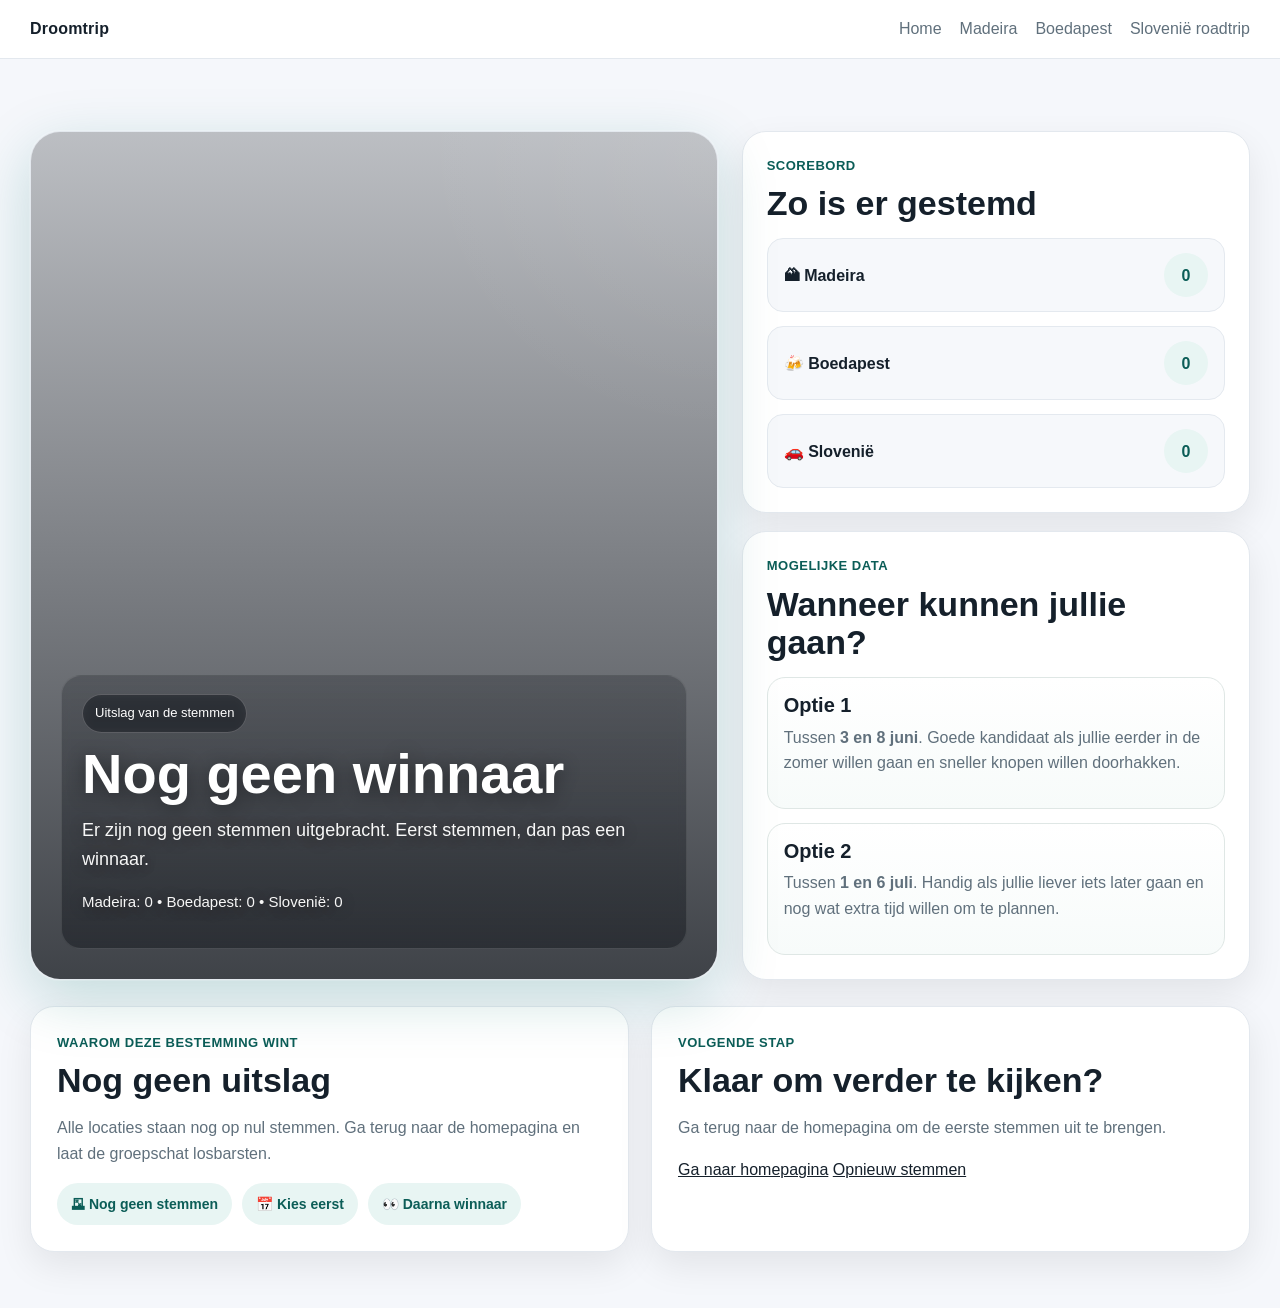
<file: winnaar.html>
<!DOCTYPE html>
<html lang="nl">
<head>
  <meta charset="UTF-8" />
  <meta name="viewport" content="width=device-width, initial-scale=1.0" />
  <title>Winnaar | Droomtrip</title>
  <meta name="description" content="Bekijk welke bestemming heeft gewonnen op basis van de stemmen." />
  <link rel="stylesheet" href="styles.css" />
</head>
<body>
  <div class="confetti-layer" id="confetti-layer" aria-hidden="true"></div>

  <header class="site-header">
    <div class="container nav">
      <a class="brand" href="index.html">Droomtrip</a>
      <nav class="nav-links">
        <a href="index.html">Home</a>
        <a href="madeira.html">Madeira</a>
        <a href="boedapest.html">Boedapest</a>
        <a href="slovenie-roadtrip.html">Slovenië roadtrip</a>
      </nav>
    </div>
  </header>

  <main class="winner-page">
    <div class="container">
      <section class="winner-top-grid">
        <section class="winner-hero winner-glow" id="winner-hero">
          <div class="winner-content">
            <span class="winner-kicker">Uitslag van de stemmen</span>
            <h1 class="winner-big" id="winner-title">De stemmen zijn geteld</h1>
            <p class="winner-lead" id="winner-text">We laden de winnaar in...</p>
            <p class="winner-votes" id="winner-votes"></p>
          </div>
        </section>

        <aside class="winner-side">
          <div class="winner-panel">
            <div class="small-title">Scorebord</div>
            <h2>Zo is er gestemd</h2>
            <div class="vote-mini-grid">
              <div class="vote-pill">
                <strong>🏔 Madeira</strong>
                <span class="vote-count" id="score-madeira">0</span>
              </div>
              <div class="vote-pill">
                <strong>🍻 Boedapest</strong>
                <span class="vote-count" id="score-boedapest">0</span>
              </div>
              <div class="vote-pill">
                <strong>🚗 Slovenië</strong>
                <span class="vote-count" id="score-slovenie">0</span>
              </div>
            </div>
          </div>

          <div class="winner-panel">
            <div class="small-title">Mogelijke data</div>
            <h2>Wanneer kunnen jullie gaan?</h2>
            <div class="date-options">
              <div class="date-card disco-toggle" data-disco="off">
                <h3>Optie 1</h3>
                <p>Tussen <strong>3 en 8 juni</strong>. Goede kandidaat als jullie eerder in de zomer willen gaan en sneller knopen willen doorhakken.</p>
              </div>
              <div class="date-card disco-toggle" data-disco="off">
                <h3>Optie 2</h3>
                <p>Tussen <strong>1 en 6 juli</strong>. Handig als jullie liever iets later gaan en nog wat extra tijd willen om te plannen.</p>
              </div>
            </div>
          </div>
        </aside>
      </section>

      <div class="winner-summary">
        <div class="winner-box">
          <div class="small-title">Waarom deze bestemming wint</div>
          <h2 id="winner-reason-title">Nog even geduld</h2>
          <p id="winner-reason-text">De pagina kijkt naar jullie lokale stemmen en kiest automatisch de winnaar.</p>
          <div class="winner-badge-row" id="winner-badges"></div>
        </div>

        <div class="winner-box">
          <div class="small-title">Volgende stap</div>
          <h2 id="winner-cta-title">Klaar om verder te kijken?</h2>
          <p id="winner-cta-text">Open de bestemmingspagina en kijk of de winnaar echt past bij wat jullie zoeken.</p>
          <div class="button-row">
            <a class="button primary" id="winner-link" href="index.html">Terug naar overzicht</a>
            <a class="button secondary" href="index.html">Opnieuw stemmen</a>
          </div>
        </div>
      </div>
    </div>
  </main>

  <script>
    (function () {
      const votes = (() => {
        try {
          const saved = JSON.parse(localStorage.getItem("droomtrip-votes"));
          if (
            saved &&
            typeof saved.madeira === "number" &&
            typeof saved.boedapest === "number" &&
            typeof saved.slovenie === "number"
          ) {
            return saved;
          }
        } catch (e) {}
        return { madeira: 0, boedapest: 0, slovenie: 0 };
      })();

      const destinations = {
        madeira: {
          name: "Madeira",
          href: "madeira.html",
          image: "https://images.unsplash.com/photo-1516483638261-f4dbaf036963?auto=format&fit=crop&w=1600&q=80",
          text: "Madeira heeft gewonnen. Blijkbaar wil de groep toch liever bergen, uitzicht en een trip met veel karakter.",
          reasonTitle: "Team natuur pakt de winst",
          reasonText: "Dit is de winnaar als uitzicht, actief overdag zijn en een relaxte avond belangrijker zijn dan puur uitgaan of zo goedkoop mogelijk weg.",
          ctaText: "Bekijk de Madeira-pagina en check of dit echt de trip is waar jullie op uitkomen.",
          badges: ["🌿 Natuur", "📸 Uitzichten", "🚗 Huurauto", "🍽 Relaxte avonden"]
        },
        boedapest: {
          name: "Boedapest",
          href: "boedapest.html",
          image: "https://images.unsplash.com/photo-1549877452-9c387954fbc2?auto=format&fit=crop&w=1600&q=80",
          text: "Boedapest heeft gewonnen. De groep lijkt dus te vallen voor citytripenergie, badhuizen en goede avonden.",
          reasonTitle: "Team stad is overtuigend geweest",
          reasonText: "Dit is de winnaar als jullie een korte trip willen met veel sfeer, weinig gedoe en genoeg te doen overdag én 's avonds.",
          ctaText: "Bekijk de Boedapest-pagina en check of deze winnaar ook echt het best bij jullie past.",
          badges: ["🍻 Nightlife", "♨️ Badhuizen", "💸 Budgetvriendelijk", "🏙 Stadssfeer"]
        },
        slovenie: {
          name: "Slovenië roadtrip",
          href: "slovenie-roadtrip.html",
          image: "https://images.unsplash.com/photo-1500530855697-b586d89ba3ee?auto=format&fit=crop&w=1600&q=80",
          text: "Slovenië heeft gewonnen. Kennelijk wil de groep vrijheid, afwisseling en vooral gewoon een vette roadtrip.",
          reasonTitle: "Team avontuur komt als winnaar uit de bus",
          reasonText: "Dit is de winnaar als de reis zelf onderdeel van de trip moet zijn en jullie liever rondtrekken dan op één plek blijven.",
          ctaText: "Bekijk de Slovenië-pagina en kijk of deze winnaar ook inhoudelijk jullie beste keuze is.",
          badges: ["🚗 Roadtrip", "🏞 Afwisseling", "🧗 Avontuur", "🎵 Onderweg leuk"]
        }
      };

      const entries = Object.entries(votes);
      const maxVotes = Math.max(votes.madeira, votes.boedapest, votes.slovenie);
      const winners = entries.filter(([_, value]) => value === maxVotes);

      let selected;
      if (maxVotes === 0) {
        selected = {
          tie: true,
          name: "Nog geen winnaar",
          image: "https://images.unsplash.com/photo-1500375592092-40eb2168fd21?auto=format&fit=crop&w=1600&q=80",
          text: "Er zijn nog geen stemmen uitgebracht. Eerst stemmen, dan pas een winnaar.",
          reasonTitle: "Nog geen uitslag",
          reasonText: "Alle locaties staan nog op nul stemmen. Ga terug naar de homepagina en laat de groepschat losbarsten.",
          href: "index.html",
          ctaText: "Ga terug naar de homepagina om de eerste stemmen uit te brengen.",
          badges: ["🗳 Nog geen stemmen", "📅 Kies eerst", "👀 Daarna winnaar"]
        };
      } else if (winners.length > 1) {
        selected = {
          tie: true,
          name: "Gelijke stand",
          image: "https://images.unsplash.com/photo-1500375592092-40eb2168fd21?auto=format&fit=crop&w=1600&q=80",
          text: "Het is gelijkspel. De groepschat is er dus officieel nog niet uit.",
          reasonTitle: "Niemand heeft echt gewonnen",
          reasonText: "Er is een gelijke stand tussen " + winners.map(([key]) => destinations[key].name).join(" en ") + ". Jullie moeten dus nog één beslissende stemronde doen.",
          href: "index.html",
          ctaText: "Ga terug en beslis het met nog een paar extra stemmen.",
          badges: ["⚖️ Gelijke stand", "💬 Meer discussie", "🗳 Nieuwe stemronde"]
        };
      } else {
        selected = destinations[winners[0][0]];
      }

      document.getElementById("winner-hero").style.backgroundImage = "url('" + selected.image + "')";
      document.getElementById("winner-title").textContent = selected.name;
      document.getElementById("winner-text").textContent = selected.text;
      document.getElementById("winner-votes").textContent =
        "Madeira: " + votes.madeira + " • Boedapest: " + votes.boedapest + " • Slovenië: " + votes.slovenie;
      document.getElementById("winner-reason-title").textContent = selected.reasonTitle;
      document.getElementById("winner-reason-text").textContent = selected.reasonText;
      document.getElementById("winner-cta-text").textContent = selected.ctaText;
      document.getElementById("winner-link").href = selected.href;
      document.getElementById("winner-link").textContent = selected.tie ? "Ga naar homepagina" : "Bekijk " + selected.name;

      document.getElementById("score-madeira").textContent = votes.madeira;
      document.getElementById("score-boedapest").textContent = votes.boedapest;
      document.getElementById("score-slovenie").textContent = votes.slovenie;

      const badgeRow = document.getElementById("winner-badges");
      badgeRow.innerHTML = "";
      selected.badges.forEach((badge) => {
        const span = document.createElement("span");
        span.className = "winner-badge";
        span.textContent = badge;
        badgeRow.appendChild(span);
      });

      const layer = document.getElementById("confetti-layer");
      const shouldCelebrate = !selected.tie;
      if (shouldCelebrate) {
        for (let i = 0; i < 120; i++) {
          const piece = document.createElement("div");
          piece.className = "confetti c" + ((i % 6) + 1);
          piece.style.left = Math.random() * 100 + "vw";
          piece.style.animationDuration = (4 + Math.random() * 4) + "s";
          piece.style.animationDelay = (Math.random() * 1.8) + "s";
          piece.style.transform = "rotate(" + (Math.random() * 360) + "deg)";
          layer.appendChild(piece);
        }
      }
    })();
  </script>

<script>
(function(){
  const body = document.body;

  function toggleDisco(card){
    const active = card.getAttribute("data-disco") === "on";
    if(active){
      card.setAttribute("data-disco","off");
      body.classList.remove("disco-mode");
    } else {
      card.setAttribute("data-disco","on");
      body.classList.add("disco-mode");
    }
  }

  document.querySelectorAll(".disco-toggle").forEach(card=>{
    card.style.cursor = "pointer";
    card.addEventListener("click", function(){
      toggleDisco(this);
    });
  });
})();
</script>
</body>
</html>
</file>
<file: styles.css>
:root{
  --bg:#f5f7fb;
  --surface:#ffffff;
  --surface-soft:#f0f5f4;
  --text:#15202b;
  --muted:#60707c;
  --line:#e3e8ee;
  --accent:#0f766e;
  --accent-dark:#0b5d57;
  --accent-soft:#e8f5f3;
  --shadow:0 14px 36px rgba(0,0,0,.08);
  --radius:22px;
  --max:1220px;
}
*{box-sizing:border-box}
html{scroll-behavior:smooth}
body{
  margin:0;
  font-family:Arial, Helvetica, sans-serif;
  background:var(--bg);
  color:var(--text);
  line-height:1.6;
}
img{max-width:100%;display:block}
a{color:inherit}
.container{
  width:min(calc(100% - 32px), var(--max));
  margin:0 auto;
}
.site-header{
  position:sticky;
  top:0;
  z-index:20;
  background:rgba(255,255,255,.92);
  backdrop-filter:blur(10px);
  border-bottom:1px solid var(--line);
}
.nav{
  display:flex;
  align-items:center;
  justify-content:space-between;
  gap:20px;
  padding:16px 0;
}
.brand{
  text-decoration:none;
  font-weight:700;
  letter-spacing:.2px;
}
.nav-links{
  display:flex;
  gap:18px;
  flex-wrap:wrap;
}
.nav-links a{
  text-decoration:none;
  color:var(--muted);
}
.nav-links a:hover{color:var(--text)}
.hero{
  padding:72px 0 34px;
}
.hero-grid{
  display:grid;
  grid-template-columns:1.1fr .9fr;
  gap:28px;
}
.hero-card,.info-card,.trip-card,.detail-card,.budget-box,.mini-card,.day-card,.poll-card,.score-card,.procon-card,.winner-card,.fact-chip{
  background:var(--surface);
  border:1px solid var(--line);
  border-radius:var(--radius);
  box-shadow:var(--shadow);
}
.hero-card{padding:40px}
.eyebrow{
  display:inline-block;
  padding:8px 12px;
  background:var(--accent-soft);
  color:var(--accent-dark);
  border-radius:999px;
  font-size:13px;
  margin-bottom:14px;
}
h1,h2,h3{
  line-height:1.12;
  margin:0 0 16px;
}
h1{font-size:54px}
h2{font-size:34px}
h3{font-size:22px}
p{
  margin:0 0 16px;
  color:var(--muted);
}
.hero-intro{
  font-size:18px;
  max-width:680px;
}
.chat-line{
  margin-top:8px;
  font-style:italic;
}
.info-card{overflow:hidden; position:relative;}
.image-cover{
  min-height:100%;
  background-size:cover;
  background-position:center;
  position:relative;
}
.image-cover::after,
.trip-image::after,
.page-banner::after{
  content:"";
  position:absolute;
  inset:0;
  background:
    linear-gradient(180deg, rgba(7,12,18,.28), rgba(7,12,18,.72)),
    linear-gradient(180deg, rgba(0,0,0,.18), rgba(0,0,0,.58));
}
.image-caption,
.page-banner-content{
  position:absolute;
  left:26px;
  right:26px;
  bottom:26px;
  color:#fff;
  z-index:1;
}
.poll-card{
  position:absolute;
  right:22px;
  bottom:22px;
  left:22px;
  z-index:2;
  background:rgba(255,255,255,.93);
  backdrop-filter:blur(8px);
  padding:18px;
}
.poll-title{
  font-size:14px;
  text-transform:uppercase;
  letter-spacing:.5px;
  color:var(--accent-dark);
  margin-bottom:10px;
  font-weight:700;
}
.poll-option{margin:0 0 12px}
.poll-option:last-child{margin-bottom:0}
.poll-row{
  display:flex;
  justify-content:space-between;
  gap:10px;
  margin-bottom:6px;
  font-size:14px;
  color:var(--text);
  font-weight:700;
}
.poll-track{
  height:10px;
  background:#e6ecef;
  border-radius:999px;
  overflow:hidden;
}
.poll-fill{
  height:100%;
  background:var(--accent);
  border-radius:999px;
}
.section{padding:38px 0 10px}
.trip-grid{
  display:grid;
  grid-template-columns:repeat(3,1fr);
  gap:22px;
  align-items:stretch;
}

.card-link{
  display:block;
  text-decoration:none;
  height:100%;
}

.card-link .trip-card{
  height:100%;
  display:flex;
  flex-direction:column;
  transition:transform .18s ease, box-shadow .18s ease, border-color .18s ease;
}

.card-link:hover .trip-card{
  transform:translateY(-4px);
  border-color:#cfd8df;
  box-shadow:0 18px 38px rgba(0,0,0,.10);
}

.trip-card{
  overflow:hidden;
  height:100%;
}
.trip-image{
  height:280px;
  background-size:cover;
  background-position:center;
  position:relative;
}
.trip-body{padding:24px; flex:1; display:flex; flex-direction:column; justify-content:space-between}
.trip-tag{
  display:inline-block;
  font-size:12px;
  font-weight:700;
  letter-spacing:.45px;
  text-transform:uppercase;
  color:var(--accent-dark);
  background:var(--accent-soft);
  padding:7px 10px;
  border-radius:999px;
  margin-bottom:14px;
}
.trip-meta{font-size:15px}
.footer{
  margin-top:54px;
  border-top:1px solid var(--line);
  padding:28px 0 42px;
  color:var(--muted);
  font-size:14px;
}
.page-hero{padding:56px 0 28px}
.page-banner{
  min-height:390px;
  border-radius:28px;
  overflow:hidden;
  position:relative;
  border:1px solid var(--line);
  box-shadow:var(--shadow);
  background-size:cover;
  background-position:center;
}
.small-title{
  font-size:13px;
  text-transform:uppercase;
  letter-spacing:.5px;
  color:var(--accent-dark);
  margin-bottom:8px;
  font-weight:700;
}
.detail-layout{
  display:grid;
  grid-template-columns:1.15fr .85fr;
  gap:24px;
  padding:28px 0 0;
}
.detail-card{padding:28px}
.list{
  padding-left:18px;
  margin:0;
  color:var(--muted);
}
.list li{margin:0 0 10px}
.note{
  background:var(--surface-soft);
  border:1px solid #d8ece8;
  padding:16px 18px;
  border-radius:14px;
  color:#35524e;
}
.mini-grid{
  display:grid;
  grid-template-columns:repeat(3,1fr);
  gap:16px;
  margin-top:22px;
}
.mini-card{padding:18px}
.budget-box{
  padding:20px;
  background:linear-gradient(180deg,#ffffff,#f7fbfa);
}
.budget-price{
  font-size:34px;
  line-height:1;
  margin:6px 0 10px;
  font-weight:700;
}
.day-grid{
  display:grid;
  gap:16px;
  margin-top:18px;
}
.day-card{padding:20px}
.score-grid{
  display:grid;
  grid-template-columns:repeat(3,1fr);
  gap:16px;
  margin-top:16px;
}
.score-card{
  padding:18px;
}
.score-item{
  margin-bottom:14px;
}
.score-item:last-child{
  margin-bottom:0;
}
.score-label{
  display:flex;
  justify-content:space-between;
  gap:12px;
  font-size:14px;
  color:var(--text);
  font-weight:700;
  margin-bottom:6px;
}
.score-track{
  height:10px;
  background:#e7ecef;
  border-radius:999px;
  overflow:hidden;
}
.score-fill{
  height:100%;
  background:var(--accent);
  border-radius:999px;
}
.fact-row{
  display:flex;
  flex-wrap:wrap;
  gap:10px;
  margin-top:8px;
}
.fact-chip{
  padding:10px 14px;
  border-radius:999px;
  font-size:14px;
  color:var(--text);
  box-shadow:none;
}
.procon-grid{
  display:grid;
  grid-template-columns:1fr 1fr;
  gap:16px;
  margin-top:18px;
}
.procon-card{
  padding:20px;
}
.winner-card{
  padding:22px;
  margin-top:22px;
  background:linear-gradient(180deg,#ffffff,#f7fbfa);
}
@media (max-width: 980px){
  .hero-grid,.trip-grid,.detail-layout,.mini-grid,.score-grid,.procon-grid{
    grid-template-columns:1fr;
  }
  h1{font-size:42px}
  h2{font-size:30px}
}


.poll-copy{
  font-size:14px;
  margin-bottom:14px;
}
.vote-button{
  width:100%;
  border:1px solid var(--line);
  background:#fff;
  color:var(--text);
  padding:12px 14px;
  border-radius:12px;
  font-weight:700;
  text-align:left;
  margin-bottom:10px;
  cursor:pointer;
  transition:background .18s ease, transform .18s ease, border-color .18s ease;
}
.vote-button:hover{
  background:#f6faf9;
  border-color:#cfe2de;
  transform:translateY(-1px);
}
.poll-note{
  margin-top:14px;
  font-size:12px;
  color:var(--muted);
}


.reset-button{
  width:100%;
  border:1px solid #d9dfe5;
  background:#f3f5f7;
  color:var(--text);
  padding:12px 14px;
  border-radius:12px;
  font-weight:700;
  text-align:center;
  margin:2px 0 14px;
  cursor:pointer;
  transition:background .18s ease, transform .18s ease, border-color .18s ease;
}
.reset-button:hover{
  background:#e9eef2;
  border-color:#cfd8df;
  transform:translateY(-1px);
}


.result-button{
  display:block;
  width:100%;
  border:1px solid var(--accent);
  background:var(--accent);
  color:#fff;
  padding:12px 14px;
  border-radius:12px;
  font-weight:700;
  text-align:center;
  text-decoration:none;
  margin:0 0 14px;
  transition:background .18s ease, transform .18s ease, border-color .18s ease;
}
.result-button:hover{
  background:var(--accent-dark);
  border-color:var(--accent-dark);
  transform:translateY(-1px);
}

.winner-page{
  padding:72px 0 40px;
}
.winner-hero{
  min-height:420px;
  border-radius:28px;
  overflow:hidden;
  position:relative;
  border:1px solid var(--line);
  box-shadow:var(--shadow);
  background-size:cover;
  background-position:center;
}
.winner-hero::after{
  content:"";
  position:absolute;
  inset:0;
  background:linear-gradient(180deg, rgba(0,0,0,.15), rgba(0,0,0,.58));
}
.winner-content{
  position:absolute;
  left:28px;
  right:28px;
  bottom:28px;
  z-index:1;
  color:#fff;
}
.winner-kicker{
  display:inline-block;
  padding:8px 12px;
  border-radius:999px;
  background:rgba(255,255,255,.18);
  color:#fff;
  font-size:13px;
  margin-bottom:12px;
}
.winner-summary{
  display:grid;
  grid-template-columns:1fr 1fr;
  gap:22px;
  margin-top:26px;
}
.winner-box{
  background:var(--surface);
  border:1px solid var(--line);
  border-radius:22px;
  box-shadow:var(--shadow);
  padding:24px;
}
.winner-votes{
  font-size:16px;
  color:var(--muted);
}
@media (max-width: 980px){
  .winner-summary{
    grid-template-columns:1fr;
  }
}


.winner-page{
  padding:72px 0 56px;
}

.confetti-layer{
  position:fixed;
  inset:0;
  pointer-events:none;
  overflow:hidden;
  z-index:50;
}

.confetti{
  position:absolute;
  top:-20px;
  width:10px;
  height:18px;
  border-radius:2px;
  opacity:.95;
  animation:confetti-fall linear forwards;
}

.confetti.c1{background:#0f766e;}
.confetti.c2{background:#f59e0b;}
.confetti.c3{background:#ef4444;}
.confetti.c4{background:#3b82f6;}
.confetti.c5{background:#a855f7;}
.confetti.c6{background:#22c55e;}

@keyframes confetti-fall{
  0%{
    transform:translateY(-30px) rotate(0deg);
    opacity:0;
  }
  10%{
    opacity:1;
  }
  100%{
    transform:translateY(110vh) rotate(540deg);
    opacity:1;
  }
}

.winner-top-grid{
  display:grid;
  grid-template-columns:1.15fr .85fr;
  gap:24px;
  align-items:stretch;
}

.winner-hero{
  min-height:460px;
  border-radius:30px;
  overflow:hidden;
  position:relative;
  border:1px solid var(--line);
  box-shadow:var(--shadow);
  background-size:cover;
  background-position:center;
}

.winner-hero::after{
  content:"";
  position:absolute;
  inset:0;
  background:
    radial-gradient(circle at top right, rgba(255,255,255,.08), transparent 28%),
    linear-gradient(180deg, rgba(6,10,16,.24), rgba(6,10,16,.76));
}

.winner-content{
  position:absolute;
  left:30px;
  right:30px;
  bottom:30px;
  z-index:1;
  color:#fff;
}

.winner-kicker{
  display:inline-block;
  padding:8px 12px;
  border-radius:999px;
  background:rgba(255,255,255,.18);
  color:#fff;
  font-size:13px;
  margin-bottom:12px;
  backdrop-filter:blur(6px);
}

.winner-big{
  font-size:56px;
  line-height:1.02;
  margin:0 0 14px;
}

.winner-lead{
  font-size:18px;
  max-width:760px;
  color:rgba(255,255,255,.92);
}

.winner-side{
  display:grid;
  gap:18px;
}

.winner-panel{
  background:var(--surface);
  border:1px solid var(--line);
  border-radius:24px;
  box-shadow:var(--shadow);
  padding:24px;
}

.vote-mini-grid{
  display:grid;
  gap:14px;
  margin-top:16px;
}

.vote-pill{
  display:flex;
  justify-content:space-between;
  align-items:center;
  gap:14px;
  padding:14px 16px;
  border-radius:16px;
  background:#f6f8fb;
  border:1px solid #e4e9ef;
}

.vote-pill strong{
  font-size:16px;
}

.vote-count{
  min-width:44px;
  height:44px;
  display:inline-flex;
  align-items:center;
  justify-content:center;
  border-radius:999px;
  background:var(--accent-soft);
  color:var(--accent-dark);
  font-weight:700;
}

.date-options{
  display:grid;
  gap:14px;
  margin-top:16px;
}

.date-card{
  padding:16px;
  border-radius:18px;
  background:linear-gradient(180deg,#ffffff,#f7fbfa);
  border:1px solid #dfe7e5;
}

.date-card h3{
  margin-bottom:8px;
  font-size:20px;
}

.winner-summary{
  display:grid;
  grid-template-columns:1fr 1fr;
  gap:22px;
  margin-top:26px;
}

.winner-box{
  background:var(--surface);
  border:1px solid var(--line);
  border-radius:24px;
  box-shadow:var(--shadow);
  padding:26px;
}

.winner-badge-row{
  display:flex;
  flex-wrap:wrap;
  gap:10px;
  margin-top:8px;
}

.winner-badge{
  display:inline-block;
  padding:10px 14px;
  background:var(--accent-soft);
  color:var(--accent-dark);
  border-radius:999px;
  font-size:14px;
  font-weight:700;
}

.winner-votes{
  font-size:15px;
  color:rgba(255,255,255,.92);
  margin-top:10px;
}

.winner-glow{
  box-shadow:0 0 0 1px rgba(255,255,255,.18), 0 18px 60px rgba(15,118,110,.22);
}

@media (max-width: 980px){
  .winner-top-grid,
  .winner-summary{
    grid-template-columns:1fr;
  }
  .winner-big{
    font-size:40px;
  }
}


.image-caption h3,
.page-banner-content h1,
.winner-big{
  color:#ffffff;
  text-shadow:0 3px 18px rgba(0,0,0,.42);
}

.image-caption p,
.page-banner-content p,
.winner-lead,
.winner-votes{
  color:rgba(255,255,255,.96);
  text-shadow:0 2px 14px rgba(0,0,0,.38);
}

.page-banner-content .small-title,
.image-caption .small-title{
  color:rgba(255,255,255,.92);
}

.winner-kicker{
  border:1px solid rgba(255,255,255,.22);
  background:rgba(7,12,18,.32);
}


/* Stronger readability on image hero text blocks */
.image-caption,
.page-banner-content,
.winner-content{
  background:linear-gradient(180deg, rgba(6,10,16,.22), rgba(6,10,16,.38));
  border:1px solid rgba(255,255,255,.10);
  border-radius:20px;
  padding:18px 20px;
  backdrop-filter:blur(4px);
}

.page-banner{
  background-position:center center;
}

.page-banner-content{
  max-width:720px;
}

.page-banner-content h1{
  color:#ffffff !important;
  text-shadow:0 4px 20px rgba(0,0,0,.55);
  margin-bottom:12px;
}

.page-banner-content p{
  color:rgba(255,255,255,.98) !important;
  text-shadow:0 3px 16px rgba(0,0,0,.48);
  font-size:18px;
  margin-bottom:0;
}

.page-banner-content .small-title{
  color:rgba(255,255,255,.95) !important;
  text-shadow:0 2px 10px rgba(0,0,0,.38);
}

.image-caption h3{
  color:#ffffff !important;
  text-shadow:0 4px 20px rgba(0,0,0,.55);
}

.image-caption p{
  color:rgba(255,255,255,.98) !important;
  text-shadow:0 3px 16px rgba(0,0,0,.48);
  margin-bottom:0;
}

.winner-content{
  max-width:760px;
}

@media (max-width: 980px){
  .image-caption,
  .page-banner-content,
  .winner-content{
    padding:16px 16px;
    border-radius:18px;
  }

  .page-banner-content p{
    font-size:16px;
  }
}


/* Disco mode */
.disco-mode{
  animation: discoBg 0.6s infinite alternate;
}

@keyframes discoBg{
  0%{ background-color:#0f172a; }
  25%{ background-color:#1e3a8a; }
  50%{ background-color:#065f46; }
  75%{ background-color:#7c2d12; }
  100%{ background-color:#4c1d95; }
}

.disco-mode .winner-hero{
  animation: discoGlow 0.6s infinite alternate;
}

@keyframes discoGlow{
  0%{ box-shadow:0 0 40px #22c55e; }
  50%{ box-shadow:0 0 40px #f59e0b; }
  100%{ box-shadow:0 0 40px #3b82f6; }
}

.disco-mode .confetti{
  animation-duration:1.5s !important;
}
</file>
